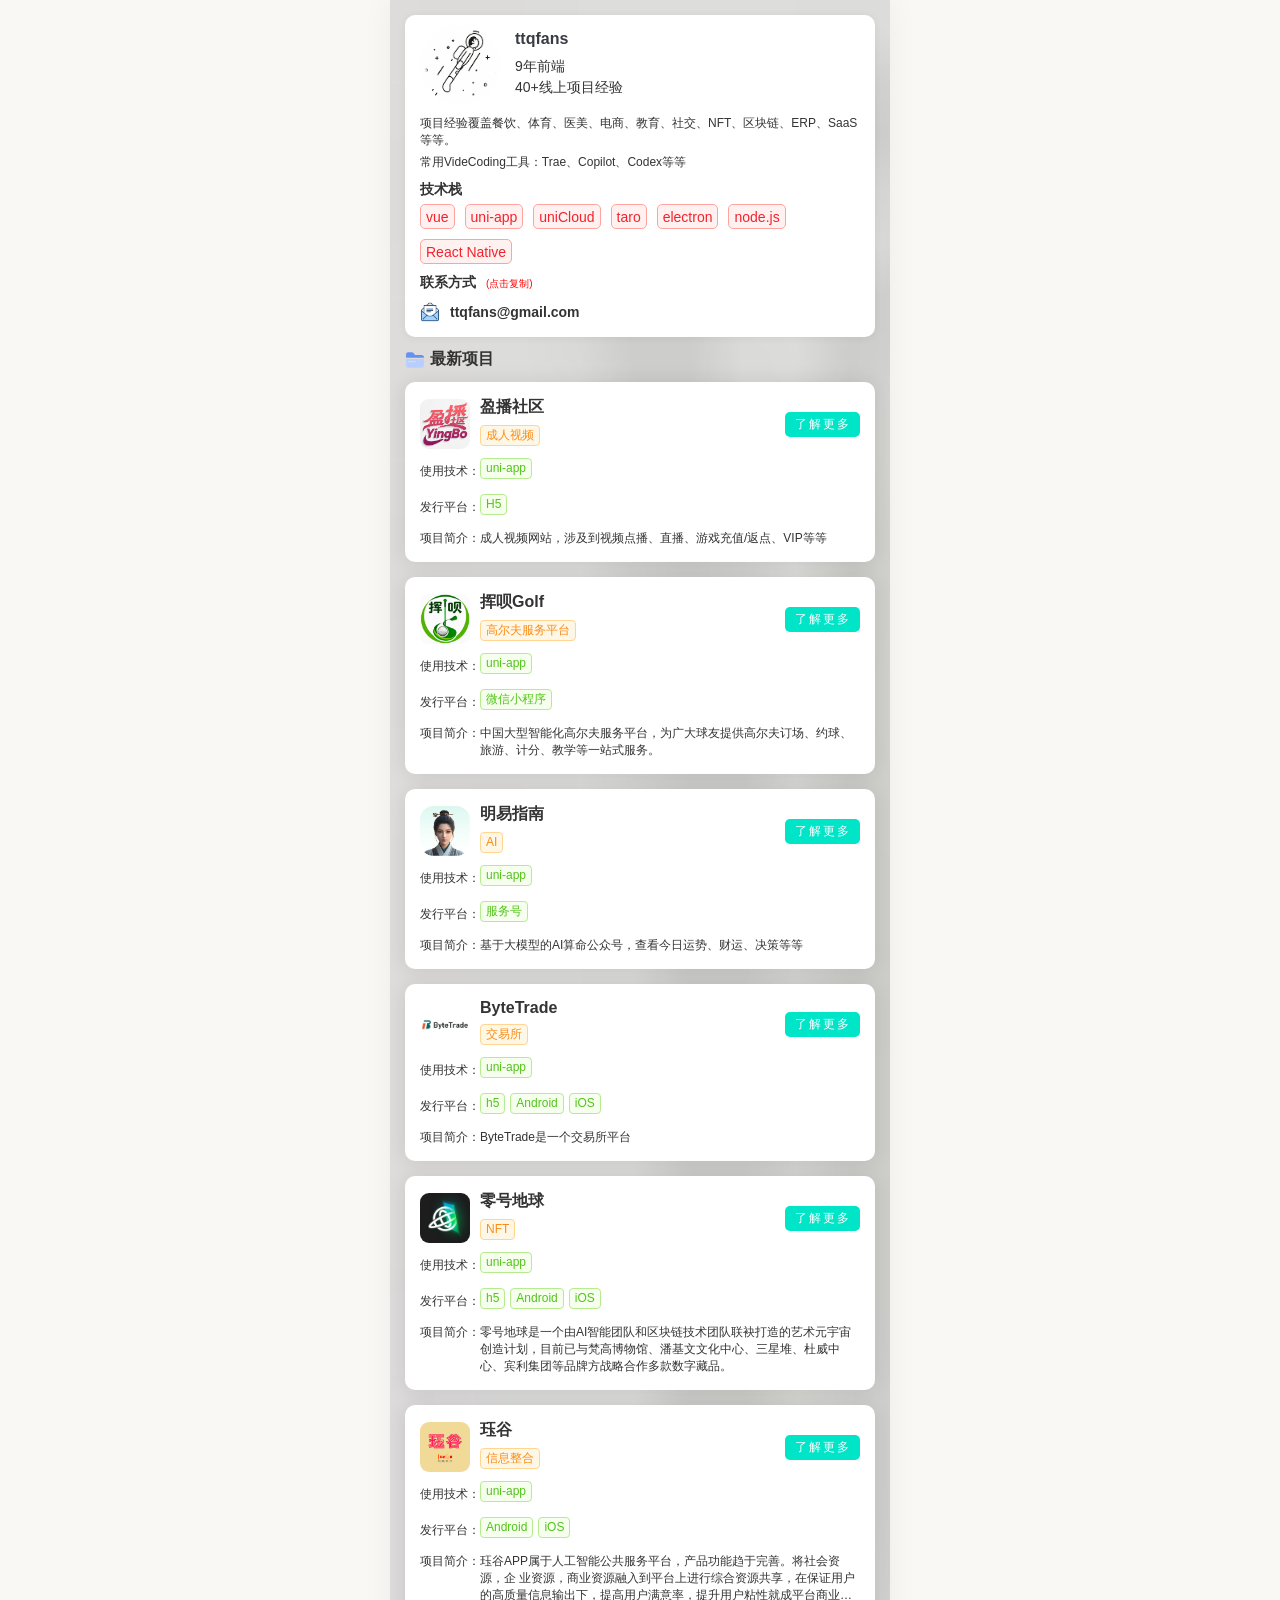
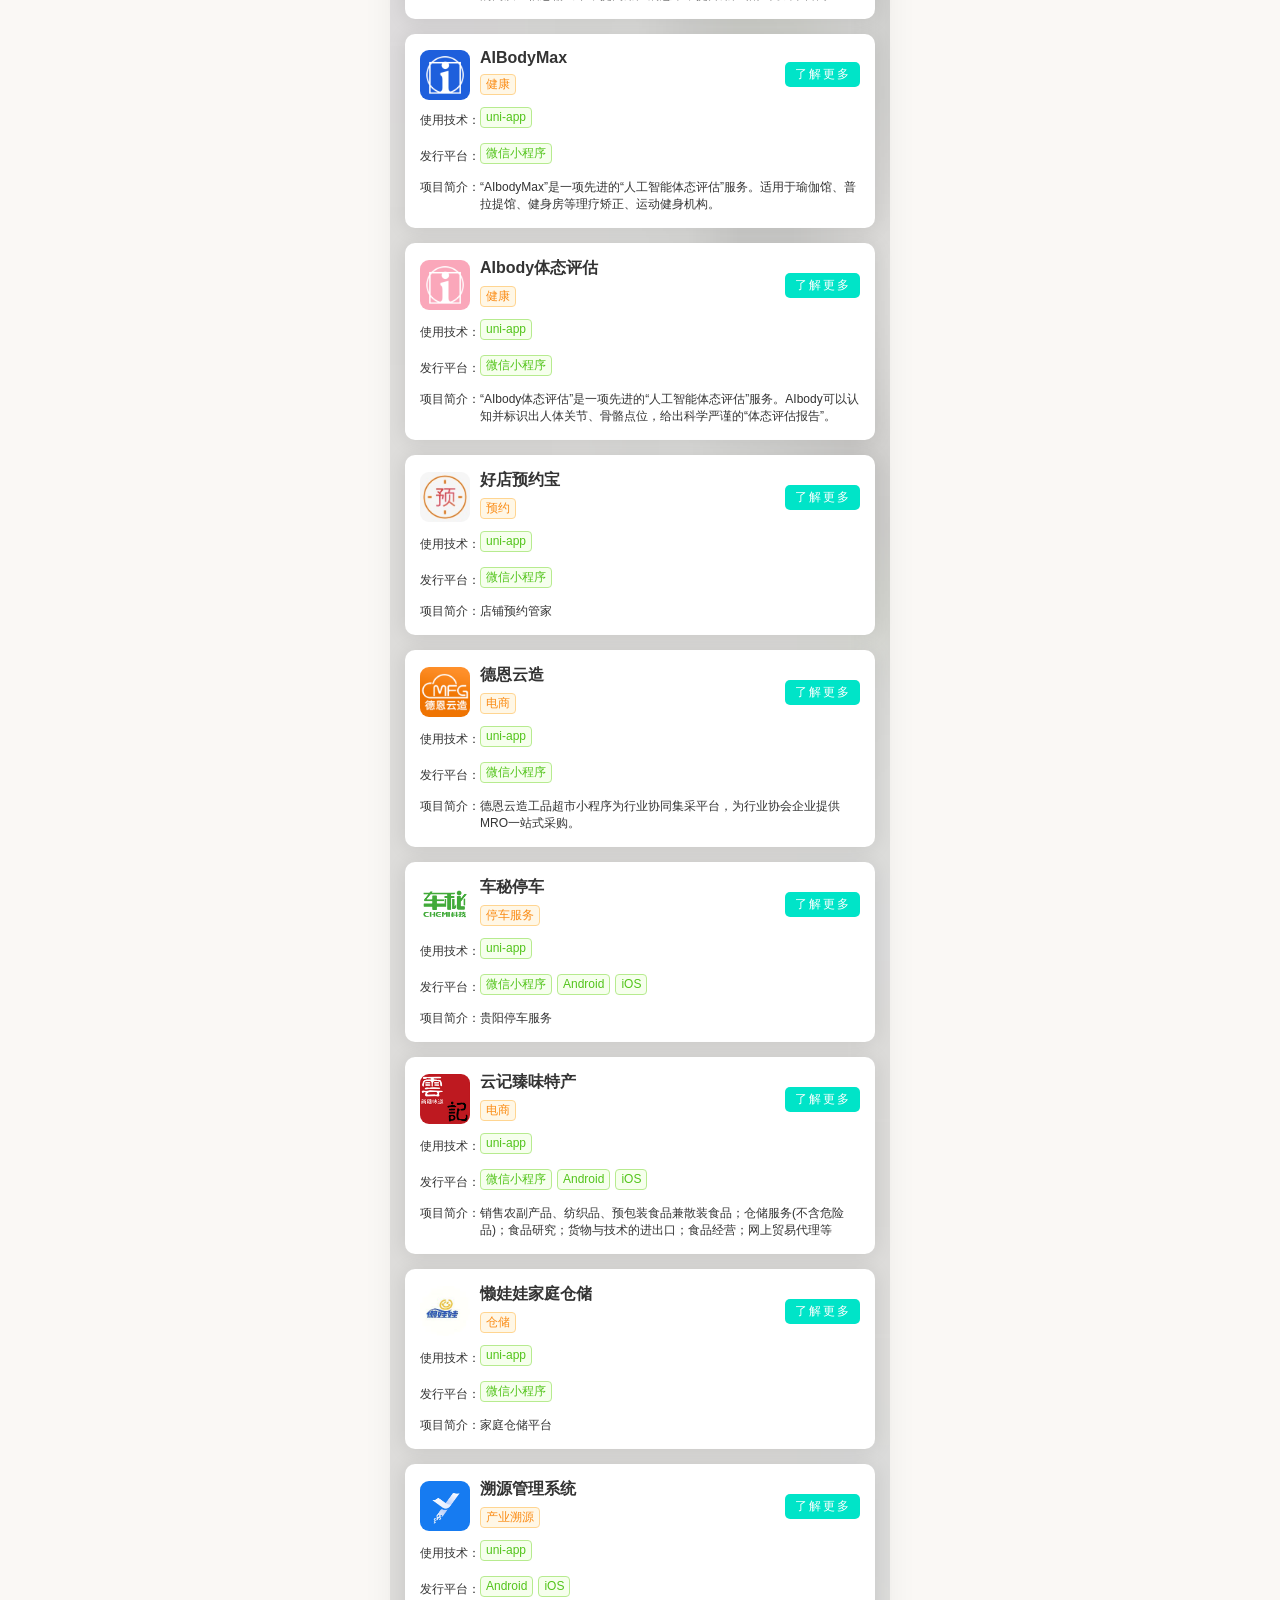
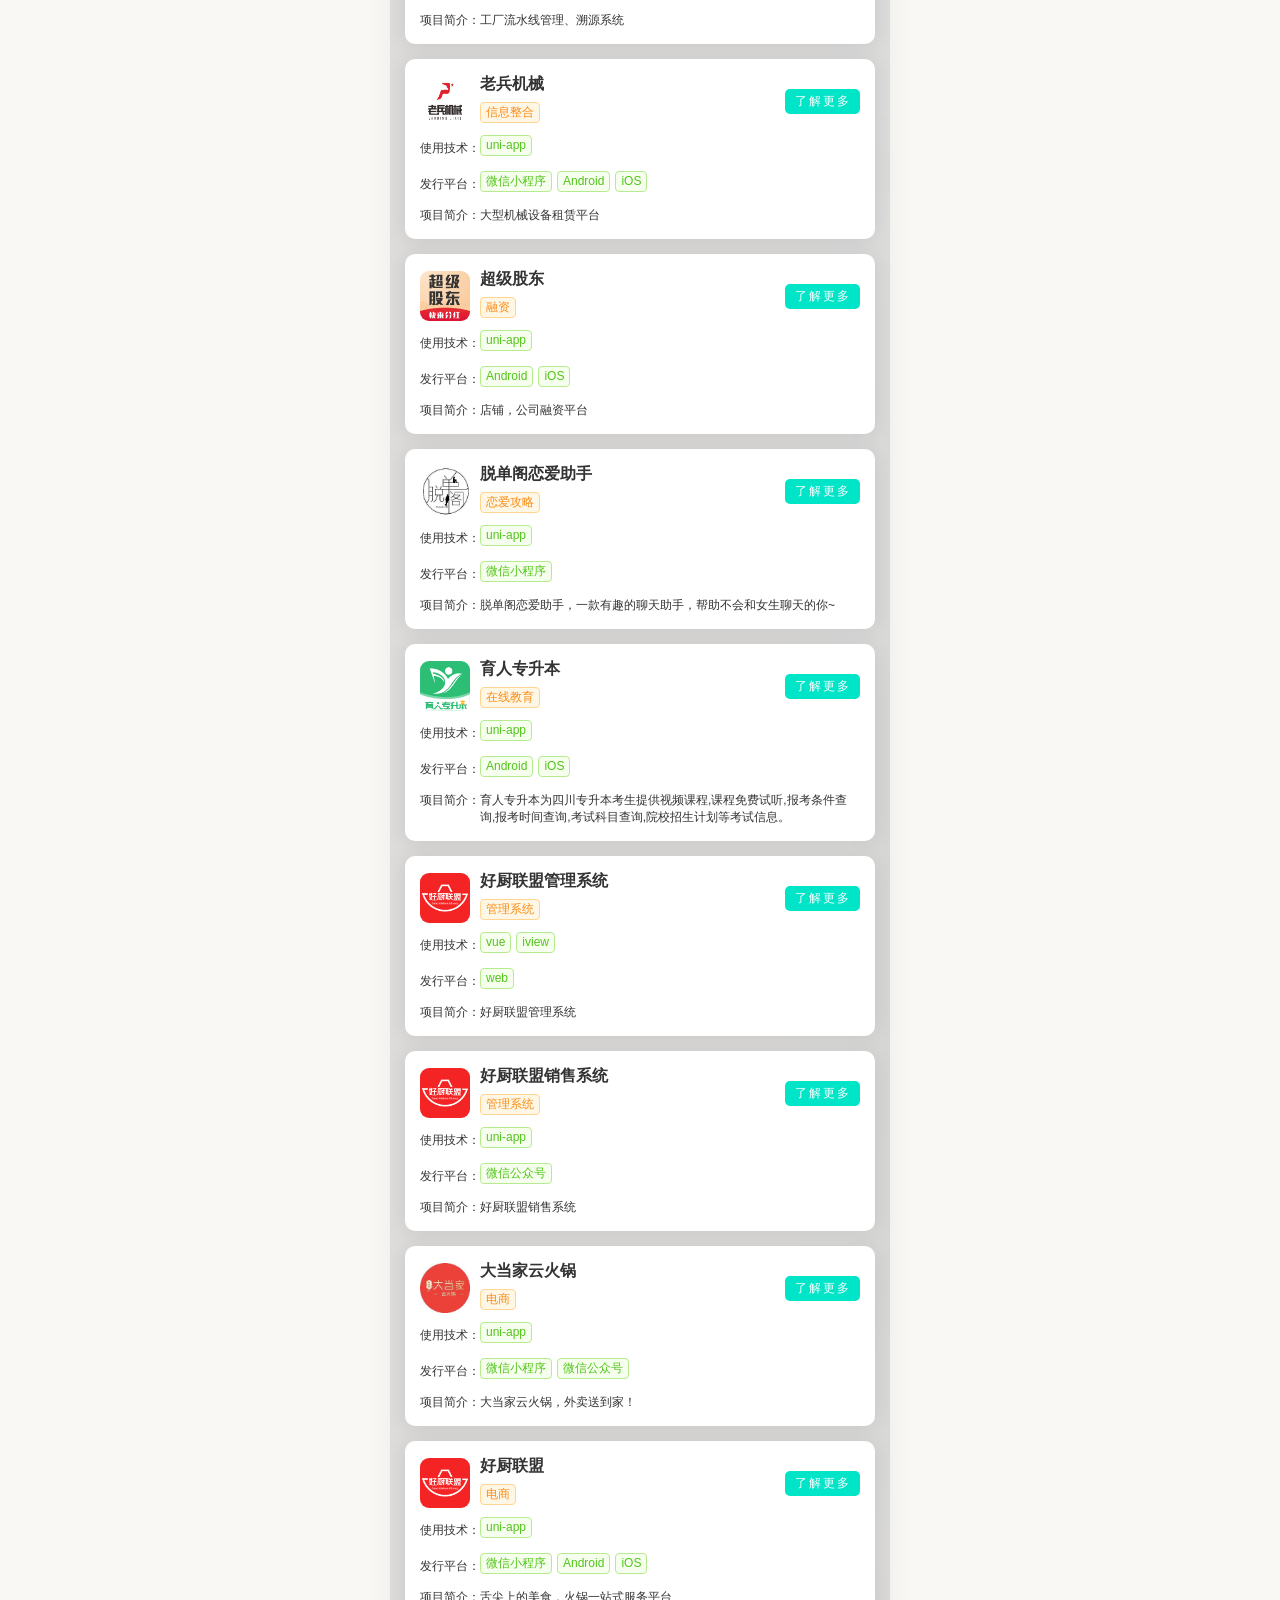
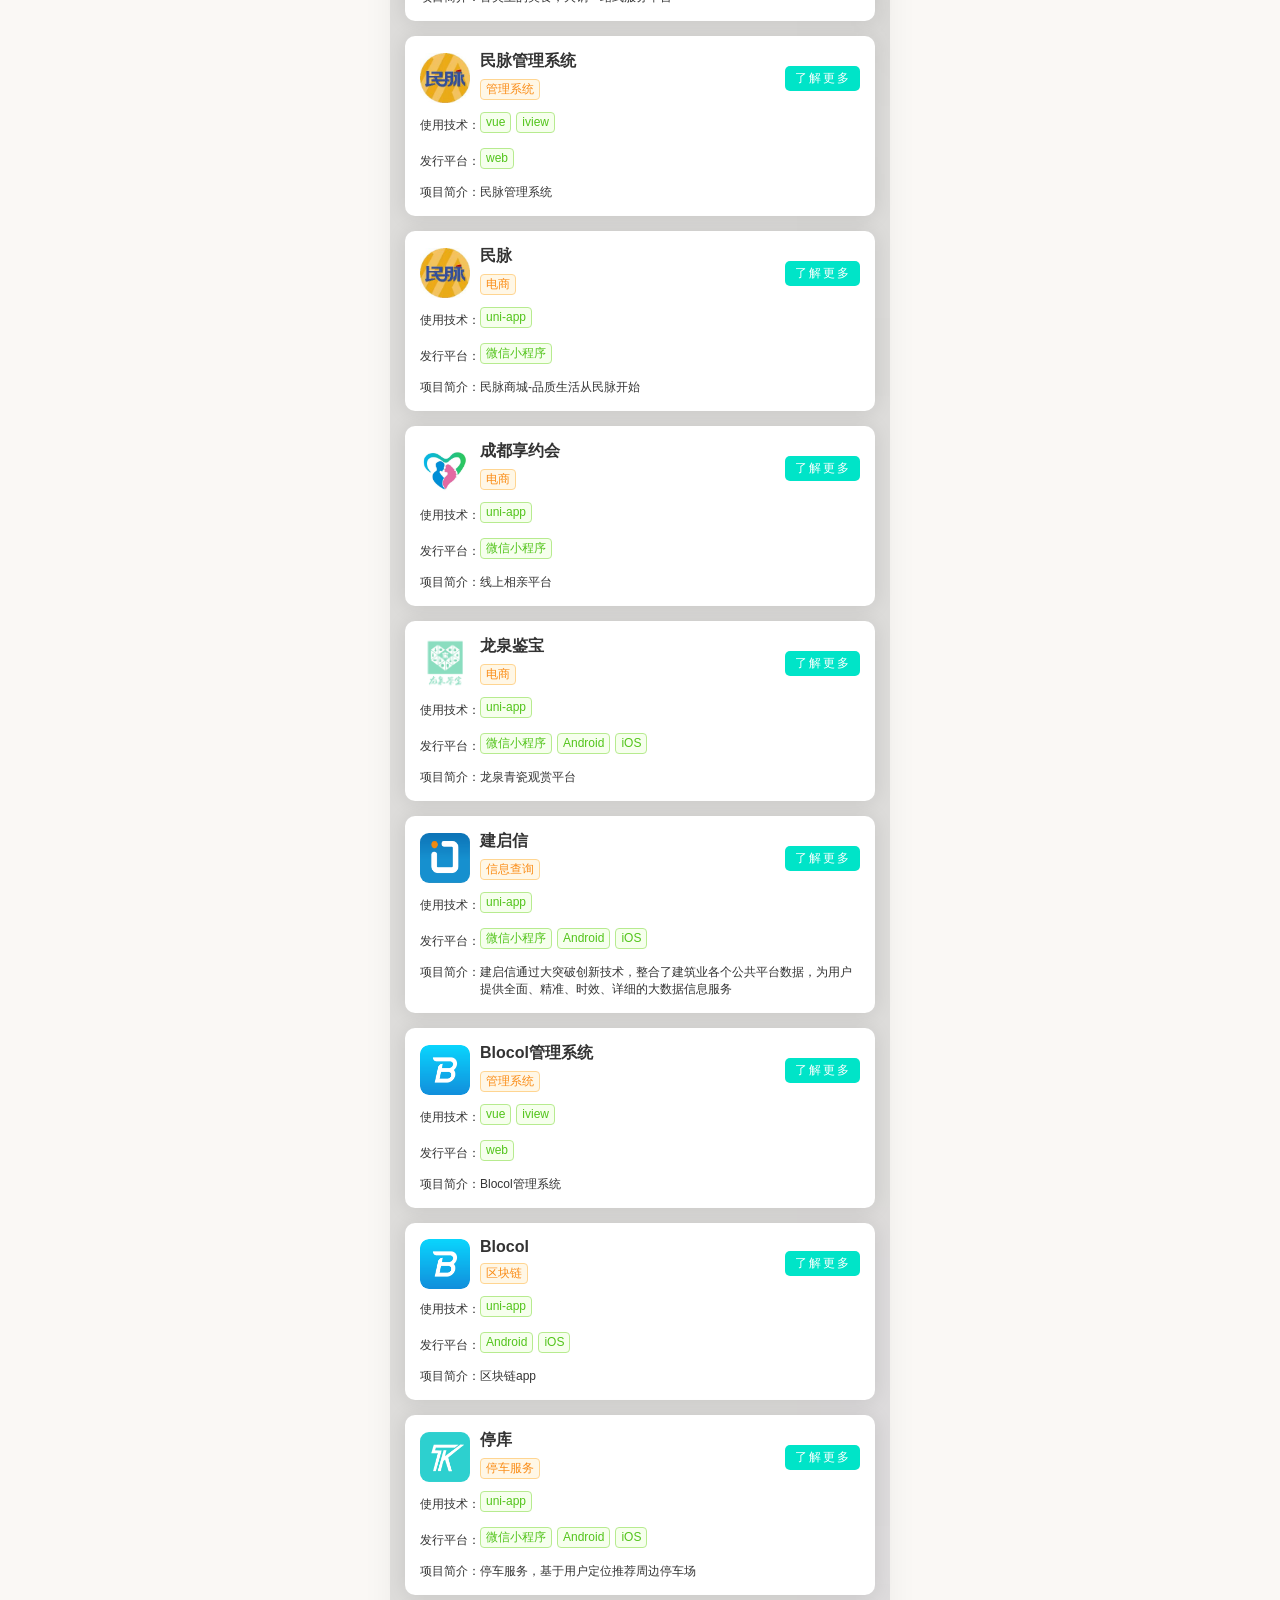
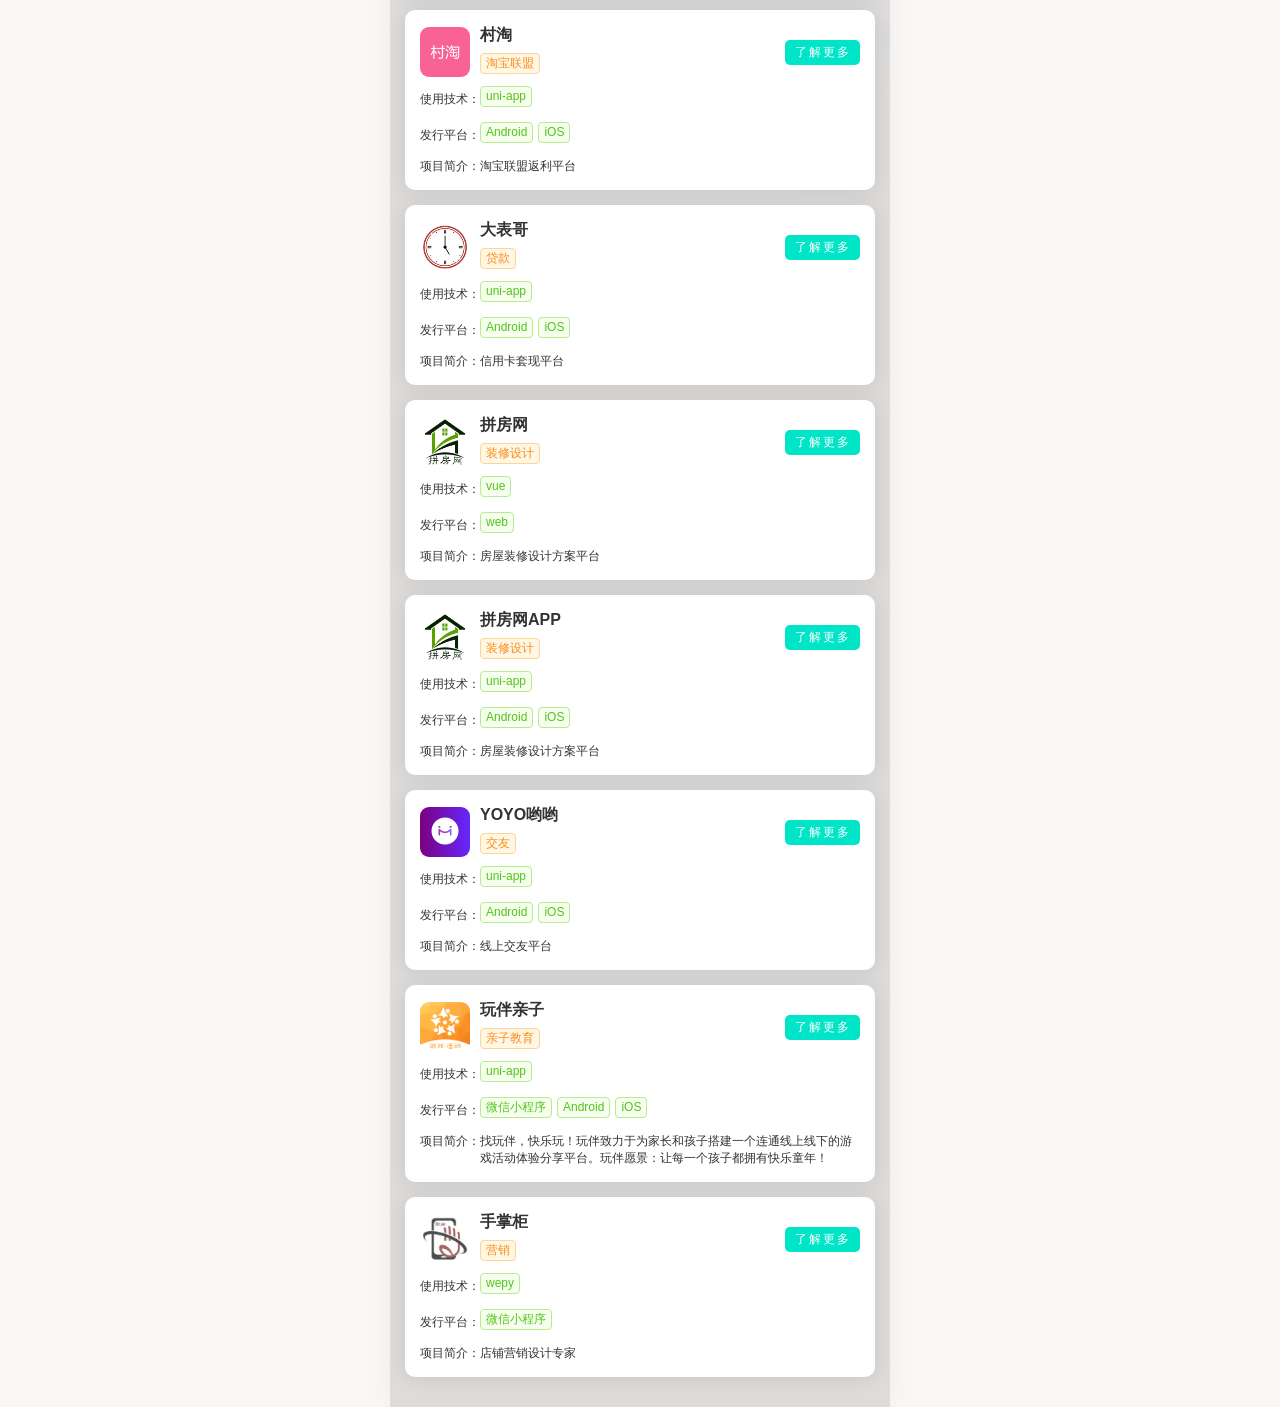
<file: index.html>
<!DOCTYPE html>
<html lang="zh-CN">
<head>
  <meta charset="UTF-8" />
  <meta name="viewport" content="width=device-width, initial-scale=1.0" />
  <title>ttqfans-项目经历</title>
  <link rel="stylesheet" href="./style.css" />
</head>
<body>
  <div class="app">
    <div class="index">
      <div class="bg"></div>
      <div class="user-info">
        <div class="user-head">
          <div class="img logo">
            <img src="./static/img/logo.gif" alt="logo" />
          </div>
          <div class="info">
            <div class="nickname">ttqfans</div>
            <div class="desc" id="workYears">前端</div>
            <div class="desc">40+线上项目经验</div>
          </div>
        </div>
        <div class="highlight">
          <div class="text">项目经验覆盖餐饮、体育、医美、电商、教育、社交、NFT、区块链、ERP、SaaS等等。</div>
          <div class="text">常用VideCoding工具：Trae、Copilot、Codex等等</div>
        </div>
        <div class="title-content">技术栈</div>
        <div class="tag-wrapper">
          <div class="tag">vue</div>
          <div class="tag">uni-app</div>
          <div class="tag">uniCloud</div>
          <div class="tag">taro</div>
          <div class="tag">electron</div>
          <div class="tag">node.js</div>
          <div class="tag">React Native</div>
        </div>
        <div class="title-content">
          <span>联系方式</span>
          <span class="tips">(点击复制)</span>
        </div>
        <div class="list-contact">
          <div class="item" onclick="copyText('ttqfans@gmail.com')">
            <div class="img icon">
              <img src="./static/img/icon-email.png" alt="email" />
            </div>
            <div class="item-text">ttqfans@gmail.com</div>
          </div>
        </div>
      </div>

      <div class="content">
        <div class="head">
          <div class="img icon">
            <img src="./static/img/icon-project.png" alt="project" />
          </div>
          <div class="title">最新项目</div>
        </div>
        <div class="list" id="projectList"></div>
      </div>
    </div>
  </div>

  <script src="./data.js"></script>
  <script>
    // 工作年限
    document.getElementById('workYears').textContent =
      (new Date().getFullYear() - 2017) + '年前端';

    function copyText(text) {
      if (navigator.clipboard) {
        navigator.clipboard.writeText(text).then(function () { alert('复制成功'); });
      } else {
        var t = document.createElement('textarea');
        t.value = text; document.body.appendChild(t); t.select();
        document.execCommand('copy'); document.body.removeChild(t);
        alert('复制成功');
      }
    }

    function tags(arr, cls) {
      return (arr || []).map(function (q) {
        return '<div class="item-tag ' + (cls || '') + '">' + q + '</div>';
      }).join('');
    }

    var listEl = document.getElementById('projectList');
    listEl.innerHTML = (window.PROJECTS || []).map(function (item, index) {
      return (
        '<div class="item" onclick="location.href=\'detail.html?index=' + index + '\'">' +
          '<div class="item-head">' +
            '<div class="img item-logo"><img src="' + (item.logo || '') + '" alt=""></div>' +
            '<div class="item-info">' +
              '<div class="item-title">' + (item.name || '') + '</div>' +
              '<div class="item-tag-wrapper">' + tags(item.type, 'item-tag-title') + '</div>' +
            '</div>' +
            '<div class="item-btn">了解更多</div>' +
          '</div>' +
          '<div class="item-text">' +
            '<div class="text-title">使用技术：</div>' +
            '<div class="item-tag-wrapper">' + tags(item.tech) + '</div>' +
          '</div>' +
          '<div class="item-text">' +
            '<div class="text-title">发行平台：</div>' +
            '<div class="item-tag-wrapper">' + tags(item.platform) + '</div>' +
          '</div>' +
          '<div class="item-desc">' +
            '<div class="desc-title">项目简介：</div>' +
            '<div class="desc-text">' + (item.desc || '') + '</div>' +
          '</div>' +
        '</div>'
      );
    }).join('');
  </script>
</body>
</html>
</file>
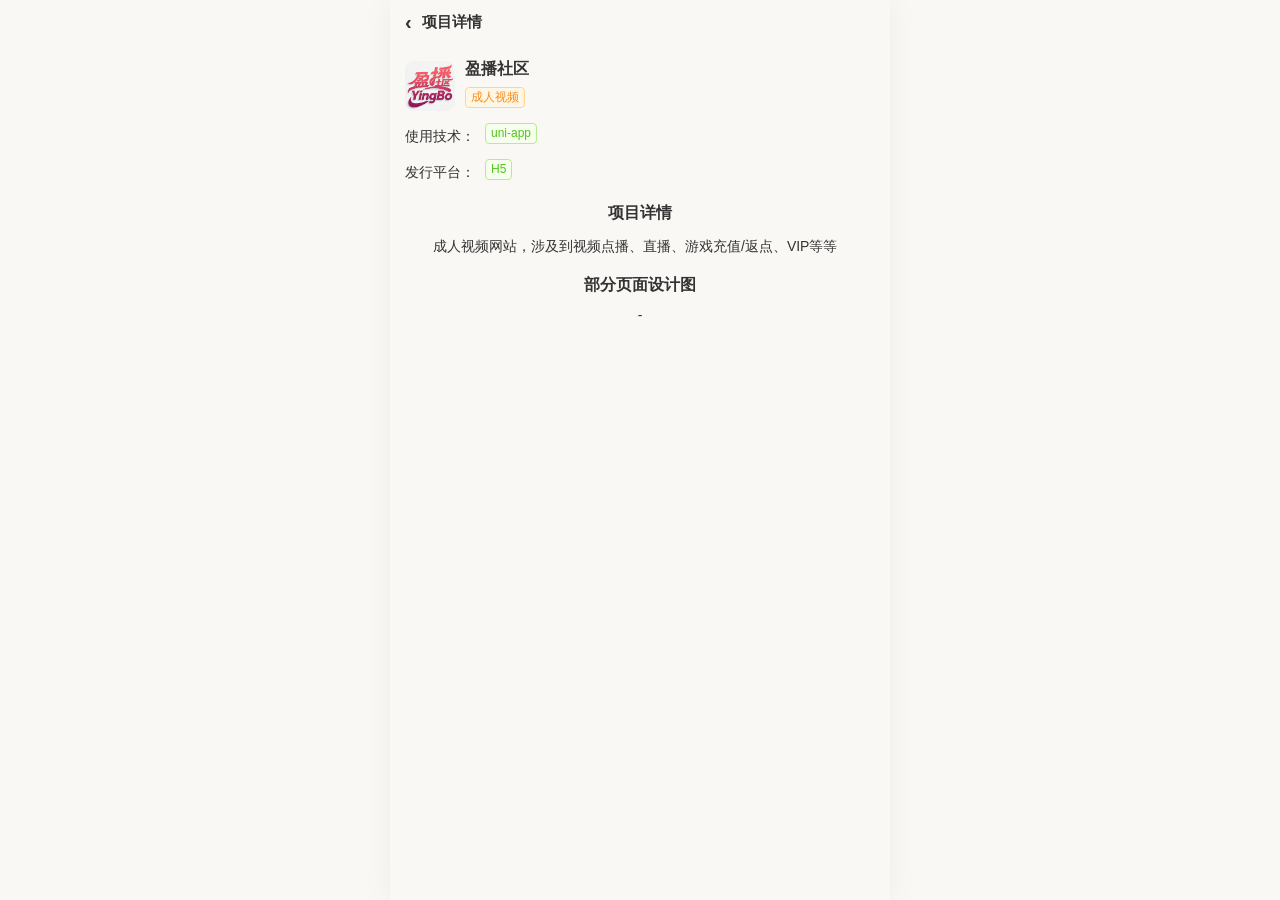
<file: detail.html>
<!DOCTYPE html>
<html lang="zh-CN">
<head>
  <meta charset="UTF-8" />
  <meta name="viewport" content="width=device-width, initial-scale=1.0" />
  <title>项目详情</title>
  <link rel="stylesheet" href="./style.css" />
</head>
<body>
  <div class="app">
    <div class="detail-nav">
      <span class="back" onclick="location.href='index.html'">&#8249;</span>
      <span>项目详情</span>
    </div>
    <div class="project-detail" id="detail"></div>
  </div>

  <script src="./data.js"></script>
  <script>
    function getParam(name) {
      var m = new RegExp('[?&]' + name + '=([^&]*)').exec(location.search);
      return m ? decodeURIComponent(m[1]) : null;
    }
    function tags(arr, cls) {
      return (arr || []).map(function (q) {
        return '<div class="item-tag ' + (cls || '') + '">' + q + '</div>';
      }).join('');
    }

    var index = parseInt(getParam('index'), 10) || 0;
    var info = (window.PROJECTS || [])[index];
    var el = document.getElementById('detail');

    if (!info) {
      el.innerHTML = '<div class="no-data">未找到该项目</div>';
    } else {
      var imgs = (info.imgList && info.imgList.length)
        ? '<div class="img-wrapper">' + info.imgList.map(function (u) {
            return '<div class="pic"><img src="' + u + '" alt=""></div>';
          }).join('') + '</div>'
        : '<div class="no-data">-</div>';

      el.innerHTML =
        '<div class="head">' +
          '<div class="img logo"><img src="' + (info.logo || '') + '" alt=""></div>' +
          '<div class="item-info">' +
            '<div class="item-title">' + (info.name || '') + '</div>' +
            '<div class="item-tag-wrapper">' + tags(info.type, 'item-tag-title') + '</div>' +
          '</div>' +
        '</div>' +
        '<div class="info-wrapper">' +
          '<div class="item-text">' +
            '<div class="text-title">使用技术：</div>' +
            '<div class="item-tag-wrapper">' + tags(info.tech) + '</div>' +
          '</div>' +
          '<div class="item-text">' +
            '<div class="text-title">发行平台：</div>' +
            '<div class="item-tag-wrapper">' + tags(info.platform) + '</div>' +
          '</div>' +
        '</div>' +
        '<div class="head-title">项目详情</div>' +
        '<div class="desc">' + (info.desc || '') + '</div>' +
        '<div class="head-title">部分页面设计图</div>' +
        imgs;

      document.title = info.name || '项目详情';
    }
  </script>
</body>
</html>
</file>
<file: style.css>
* {
  margin: 0;
  padding: 0;
  box-sizing: border-box;
}
html, body {
  background-color: #FAF8F5;
  font-size: 14px;
  color: #333;
  font-family: -apple-system, BlinkMacSystemFont, "Segoe UI", "PingFang SC", "Hiragino Sans GB", "Microsoft YaHei", sans-serif;
}
a { text-decoration: none; color: inherit; }
img { display: block; width: 100%; height: 100%; object-fit: cover; }

/* mobile-width container centered on desktop */
.app {
  position: relative;
  max-width: 500px;
  min-height: 100vh;
  margin: 0 auto;
  background-color: #FAF8F5;
  box-shadow: 0 0 30px rgba(0,0,0,.05);
}

.img { font-size: 0; line-height: 0; overflow: hidden; }

/* ================= 首页 ================= */
.index {
  position: relative;
  padding: 15px;
  font-size: 14px;
}
.index > * { position: relative; z-index: 2; }
.index .bg {
  position: absolute;
  z-index: 1;
  top: 0; left: 0;
  height: 100%;
  width: 100%;
  background: url('./static/img/bg.jpg') repeat;
  background-size: cover;
}
.user-info {
  padding: 10px 15px;
  border-radius: 10px;
  background-color: #fff;
  box-shadow: 0 1px 8px rgba(0,0,0,.06);
}
.user-head {
  margin-bottom: 10px;
  display: flex;
  align-items: center;
}
.user-head .logo {
  margin-right: 15px;
  height: 80px;
  width: 80px;
  border-radius: 50%;
  flex-shrink: 0;
}
.user-head .info { flex: 1; min-width: 0; }
.user-head .nickname {
  margin-bottom: 10px;
  font-size: 16px;
  font-weight: bold;
  color: #393B43;
}
.user-head .desc { margin-bottom: 3px; }
.highlight {
  margin: 10px 0;
  font-size: 12px;
}
.highlight .text { margin-bottom: 5px; }
.title-content {
  margin-bottom: 5px;
  font-weight: bold;
}
.title-content .tips {
  margin-left: 6px;
  color: red;
  font-weight: normal;
  font-size: 10px;
}
.tag-wrapper {
  display: flex;
  align-items: center;
  flex-wrap: wrap;
}
.tag-wrapper .tag {
  margin-right: 10px;
  margin-bottom: 10px;
  padding: 0 5px;
  height: 25px;
  display: flex;
  align-items: center;
  justify-content: center;
  color: #f5222d;
  background-color: #fff1f0;
  border: 1px solid #ffa39e;
  border-radius: 5px;
}
.list-contact {
  display: flex;
  align-items: center;
  flex-wrap: wrap;
}
.list-contact .item {
  min-height: 30px;
  width: 100%;
  display: flex;
  align-items: center;
  font-weight: bold;
  cursor: pointer;
}
.list-contact .icon {
  margin-right: 10px;
  height: 20px;
  width: 20px;
  flex-shrink: 0;
}
.list-contact .item-text { flex: 1; min-width: 0; word-break: break-all; }

/* content list */
.content .head {
  height: 45px;
  display: flex;
  align-items: center;
}
.content .head .icon {
  height: 20px;
  width: 20px;
  margin-right: 5px;
}
.content .head .title {
  font-size: 16px;
  font-weight: bold;
  flex: 1;
}
.list .item {
  padding: 15px;
  margin-bottom: 15px;
  background-color: #fff;
  border-radius: 10px;
  box-shadow: 0 1px 20px rgba(0,0,0,.1);
  cursor: pointer;
}
.list .item-head {
  margin-bottom: 7px;
  min-height: 50px;
  display: flex;
  align-items: center;
}
.list .item-logo {
  height: 50px;
  width: 50px;
  border-radius: 9px;
  margin-right: 10px;
  flex-shrink: 0;
}
.list .item-info { flex: 1; min-width: 0; }
.list .item-title {
  margin-bottom: 7px;
  font-weight: bold;
  font-size: 16px;
}
.list .item-btn {
  width: 75px;
  height: 25px;
  background-color: #00E4C8;
  font-size: 12px;
  color: #fff;
  border-radius: 5px;
  text-align: center;
  line-height: 25px;
  letter-spacing: 2px;
  flex-shrink: 0;
}
.list .item-text {
  margin-bottom: 10px;
  line-height: 1;
  font-size: 12px;
  display: flex;
  align-items: center;
}
.list .text-title { width: 60px; flex-shrink: 0; }
.list .item-desc {
  display: flex;
  align-items: flex-start;
  font-size: 12px;
}
.list .item-desc .desc-title { width: 60px; flex-shrink: 0; }
.list .item-desc .desc-text {
  flex: 1;
  overflow: hidden;
  text-overflow: ellipsis;
  display: -webkit-box;
  -webkit-line-clamp: 3;
  -webkit-box-orient: vertical;
}
.item-tag-wrapper {
  display: flex;
  align-items: center;
  flex-wrap: wrap;
}
.item-tag-wrapper .item-tag {
  margin-right: 5px;
  margin-bottom: 5px;
  min-height: 19px;
  line-height: 19px;
  color: #52c41a;
  background-color: #f6ffed;
  border: 1px solid #b7eb8f;
  padding: 0 5px;
  border-radius: 4px;
  font-size: 12px;
}
.item-tag-wrapper .item-tag-title {
  color: #fa8c16;
  background-color: #fff7e6;
  border: 1px solid #ffd591;
}

/* ================= 项目详情 ================= */
.detail-nav {
  position: sticky;
  top: 0;
  z-index: 10;
  height: 44px;
  display: flex;
  align-items: center;
  padding: 0 15px;
  background-color: #FAF8F5;
  font-size: 15px;
  font-weight: bold;
}
.detail-nav .back {
  margin-right: 10px;
  cursor: pointer;
  font-size: 20px;
  line-height: 1;
}
.project-detail {
  padding: 15px 15px 60px;
  font-size: 14px;
}
.project-detail .head {
  margin-bottom: 10px;
  display: flex;
  align-items: center;
}
.project-detail .logo {
  height: 50px;
  width: 50px;
  border-radius: 9px;
  margin-right: 10px;
  flex-shrink: 0;
}
.project-detail .item-info { flex: 1; min-width: 0; }
.project-detail .item-title {
  margin-bottom: 7px;
  font-weight: bold;
  font-size: 16px;
}
.info-wrapper { margin-bottom: 10px; }
.project-detail .item-text {
  margin-bottom: 10px;
  line-height: 1;
  display: flex;
  align-items: center;
}
.project-detail .item-text:last-child { margin-bottom: 0; }
.project-detail .text-title { width: 80px; flex-shrink: 0; }
.head-title {
  text-align: center;
  line-height: 35px;
  font-size: 16px;
  font-weight: bold;
  margin-top: 10px;
  margin-bottom: 5px;
}
.img-wrapper .pic {
  width: 100%;
  margin-bottom: 10px;
}
.img-wrapper .pic img {
  width: 100%;
  height: auto;
}
.no-data { text-align: center; }
.project-detail .desc { text-indent: 2em; line-height: 1.6; }
</file>
